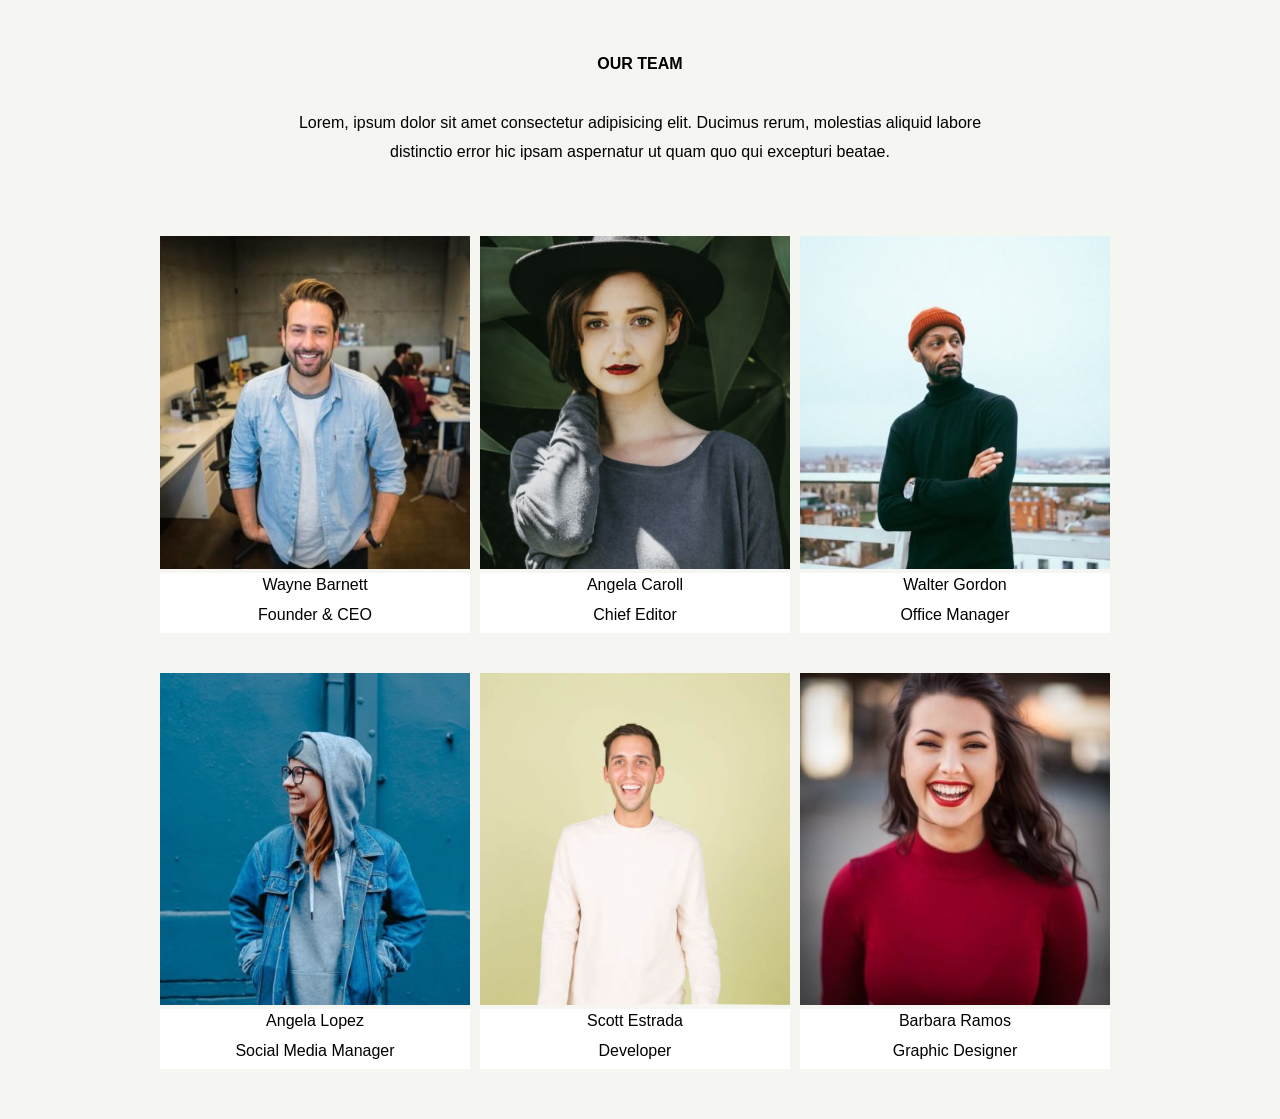
<file: index.html>
<!DOCTYPE html>
<html lang="it">
<head>
    <meta charset="UTF-8">
    <meta http-equiv="X-UA-Compatible" content="IE=edge">
    <meta name="viewport" content="width=device-width, initial-scale=1.0">
    <title>Our Team</title>

    <link rel="stylesheet" href="css/style.css">
</head>
<body>
    <div id="container">
        <div id="title">
            <h4>OUR TEAM</h4>
            <p>Lorem, ipsum dolor sit amet consectetur adipisicing elit. Ducimus rerum, molestias aliquid labore distinctio error hic ipsam aspernatur ut quam quo qui excepturi beatae.</p>
        </div>
        <div id="cards-container">


        </div>
    </div>
    

    <script src="js/script.js"></script>
</body>
</html>
</file>
<file: css/style.css>
* {
    margin: 0;
    padding: 0;
    box-sizing: border-box;
}

body {
    font-family: sans-serif;
}

#container {
    display: flex;
    flex-direction: column;
    justify-content: center;
    align-items: center;
    background-color: rgb(245, 245, 241);
}

#title {
    display: flex;
    flex-direction: column;
    justify-content: center;
    align-items: center;
    gap: 30px;
    max-width: 800px;
    margin: auto;
    padding: 50px;
    line-height: 1.8rem;
}

#title p {
    text-align: center;
}


#cards-container {
    display: flex;
    flex-flow: row wrap;
    gap: 10px;
    max-width: 1000px;
    margin: auto;
    padding: 20px;
}

.card {
    width: calc(100% / 3 - (10px));
    padding-bottom: 30px;
}

.card-image {
    width: 100%;
    object-fit: contain;
}

.card-name, .card-role {
    display: block;
    height: 30px;
    line-height: 1.5rem;
    text-align: center;
    background-color: rgb(255, 255, 255);
}
</file>
